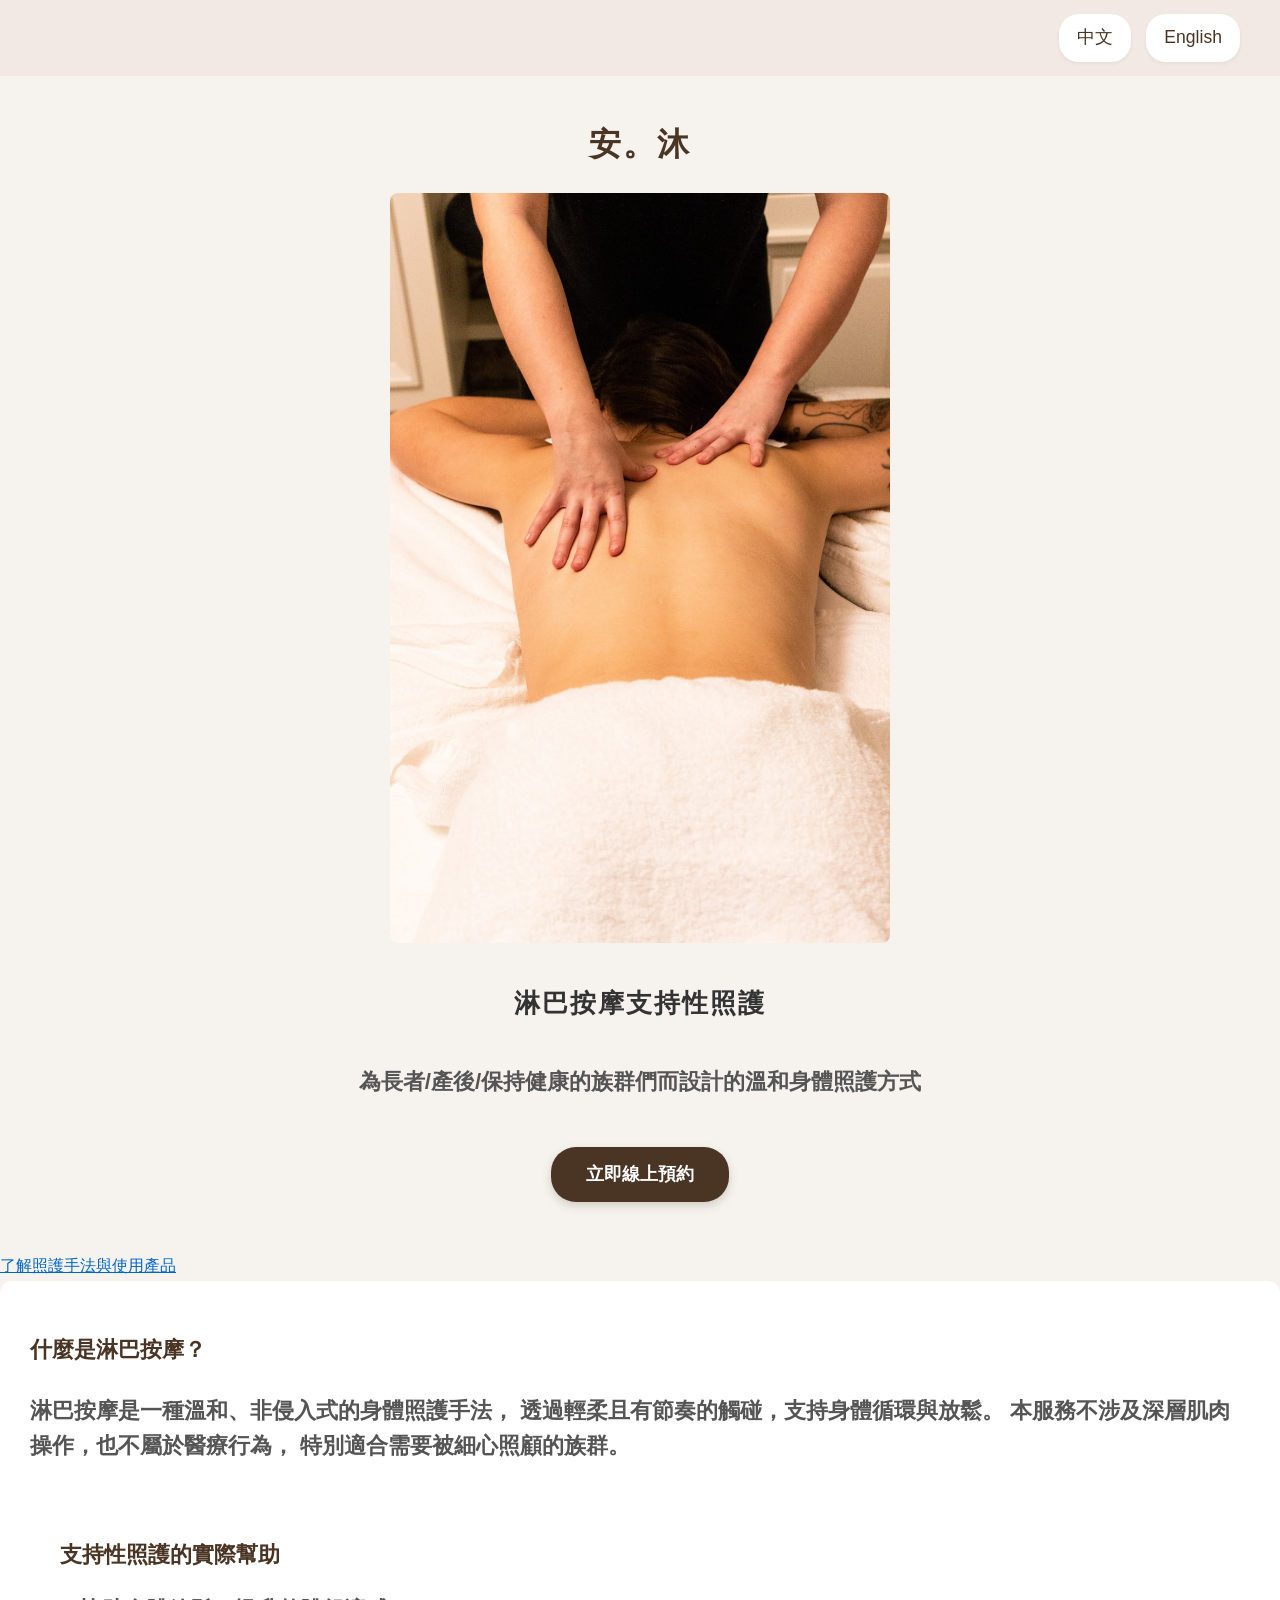
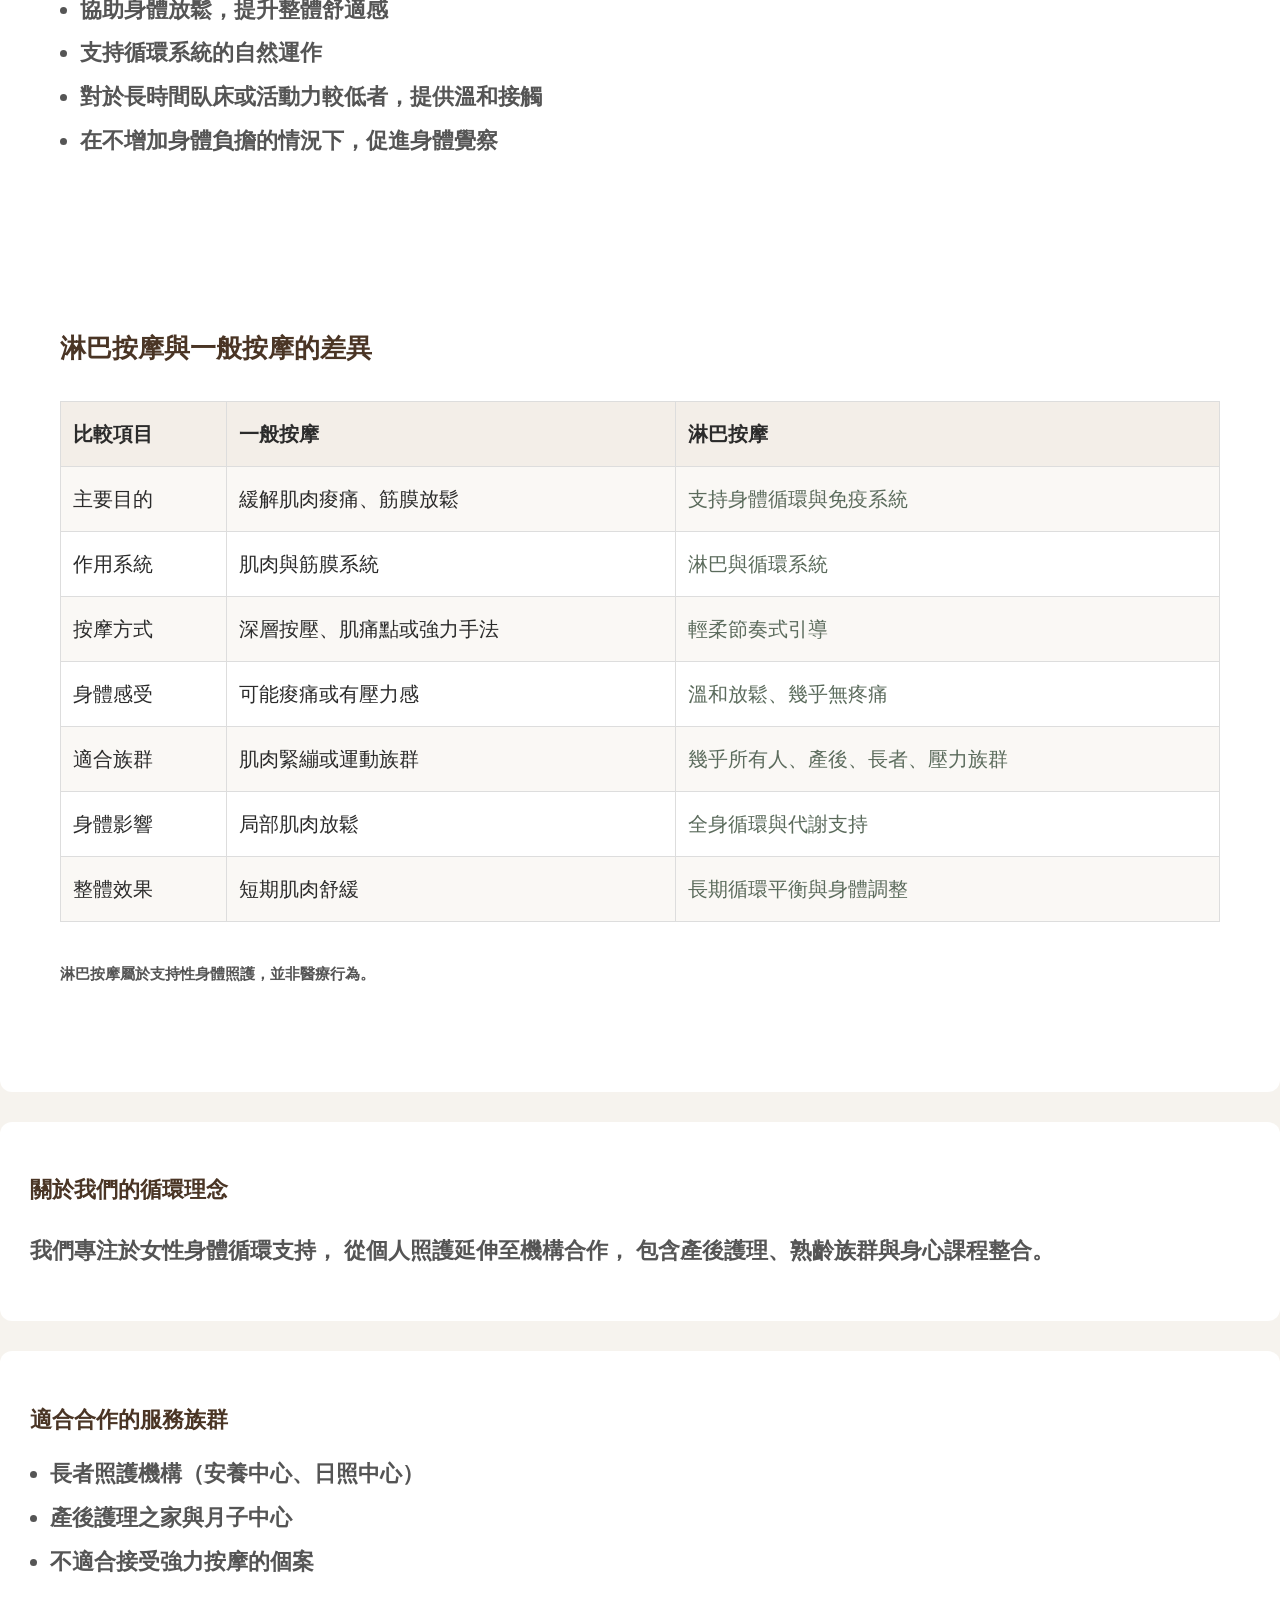
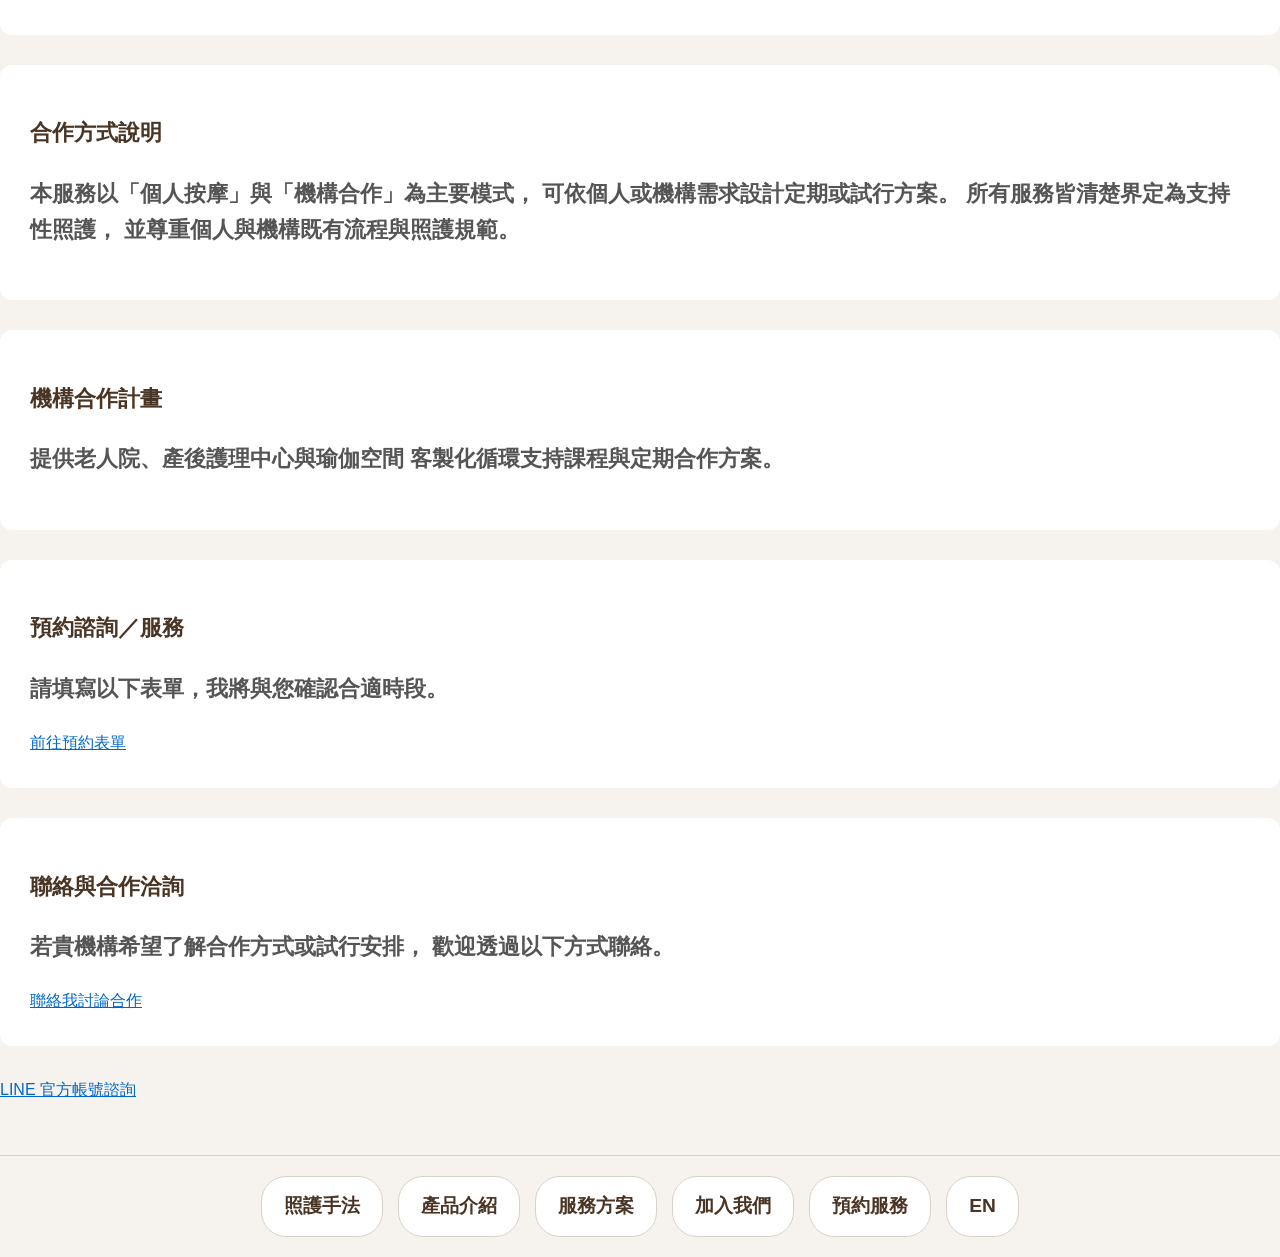
<file: index.html>
<!DOCTYPE html>
<html lang="zh-Hant">
<head>

<nav class="nav">
  <a href="index.html">中文</a> 
  <a href="index-en.html">English</a>
</nav>
  




  <meta charset="UTF-8">
  <title>淋巴按摩照護｜機構合作方案</title>
  <link rel="stylesheet" href="style.css".>
  <meta name="viewport" content="width=device-width, initial-scale=1.0">

<head>



<body>

<header>
  <h1 class="main-logo">安。沐</h1>

  <img src="images.jpg" alt="溫和的淋巴排水照護" class="hero">
  <h1>淋巴按摩支持性照護</h1>
  <p>為長者/產後/保持健康的族群們而設計的溫和身體照護方式</p>

     <a href="booking.html" class="booking-btn">立即線上預約</a>
</header>

</header>

<a href="method.html">了解照護手法與使用產品</a>

<section>
  <h2>什麼是淋巴按摩？</h2>
  <p>
    淋巴按摩是一種溫和、非侵入式的身體照護手法，
    透過輕柔且有節奏的觸碰，支持身體循環與放鬆。
    本服務不涉及深層肌肉操作，也不屬於醫療行為，
    特別適合需要被細心照顧的族群。
  </p>

<section>
  <h2>支持性照護的實際幫助</h2>
  <ul>
    <li>協助身體放鬆，提升整體舒適感</li>
    <li>支持循環系統的自然運作</li>
    <li>對於長時間臥床或活動力較低者，提供溫和接觸</li>
    <li>在不增加身體負擔的情況下，促進身體覺察</li>
  </ul>
</section>

<section class="comparison-section">

<h2>淋巴按摩與一般按摩的差異</h2>

<table class="comparison-table">

<tr>
<th>比較項目</th>
<th>一般按摩</th>
<th>淋巴按摩</th>
</tr>

<tr>
<td>主要目的</td>
<td>緩解肌肉痠痛、筋膜放鬆</td>
<td>支持身體循環與免疫系統</td>
</tr>

<tr>
<td>作用系統</td>
<td>肌肉與筋膜系統</td>
<td>淋巴與循環系統</td>
</tr>

<tr>
<td>按摩方式</td>
<td>深層按壓、肌痛點或強力手法</td>
<td>輕柔節奏式引導</td>
</tr>

<tr>
<td>身體感受</td>
<td>可能痠痛或有壓力感</td>
<td>溫和放鬆、幾乎無疼痛</td>
</tr>

<tr>
<td>適合族群</td>
<td>肌肉緊繃或運動族群</td>
<td>幾乎所有人、產後、長者、壓力族群</td>
</tr>

<tr>
<td>身體影響</td>
<td>局部肌肉放鬆</td>
<td>全身循環與代謝支持</td>
</tr>

<tr>
<td>整體效果</td>
<td>短期肌肉舒緩</td>
<td>長期循環平衡與身體調整</td>
</tr>

</table>

<p class="note">
淋巴按摩屬於支持性身體照護，並非醫療行為。
</p>

</section>
  
</section>

<section class="brand-section">
  <h2>關於我們的循環理念</h2>
  <p>
    我們專注於女性身體循環支持，
    從個人照護延伸至機構合作，
    包含產後護理、熟齡族群與身心課程整合。
  </p>
</section>

<section>
  <h2>適合合作的服務族群</h2>
  <ul>
    <li>長者照護機構（安養中心、日照中心）</li>
    <li>產後護理之家與月子中心</li>
    <li>不適合接受強力按摩的個案</li>
  </ul>
</section>

<section>
  <h2>合作方式說明</h2>
  <p>
    本服務以「個人按摩」與「機構合作」為主要模式，
    可依個人或機構需求設計定期或試行方案。
    所有服務皆清楚界定為支持性照護，
    並尊重個人與機構既有流程與照護規範。
  </p>
</section>

<section class="collaboration">
  <h2>機構合作計畫</h2>
  <p>
    提供老人院、產後護理中心與瑜伽空間
    客製化循環支持課程與定期合作方案。
  </p>
</section>

<section>
  <h2>預約諮詢／服務</h2>
  <p>請填寫以下表單，我將與您確認合適時段。</p>
  <a href="你的Google表單連結" target="_blank">
    前往預約表單
  </a>
</section>

<section>
  <h2>聯絡與合作洽詢</h2>
  <p>
    若貴機構希望了解合作方式或試行安排，
    歡迎透過以下方式聯絡。
  </p>
  <a href="mailto:anmu260720@gmail.com">聯絡我討論合作</a>
</a>
</section>

<a href="https://lin.ee/z9TUjd8" target="_blank">
  LINE 官方帳號諮詢
</a>

<nav class="footer-nav">
  <a href="index.html" class="active>首頁</a>
  <a href="method.html">照護手法</a>
  <a href="products.html">產品介紹</a>
  <a href="price.html" >服務方案</a>
  <a href="career.html">加入我們</a>
  <a href="booking.html">預約服務</a>
  <a href="index-en.html">EN</a>
</nav>


</body>

</html>
</file>
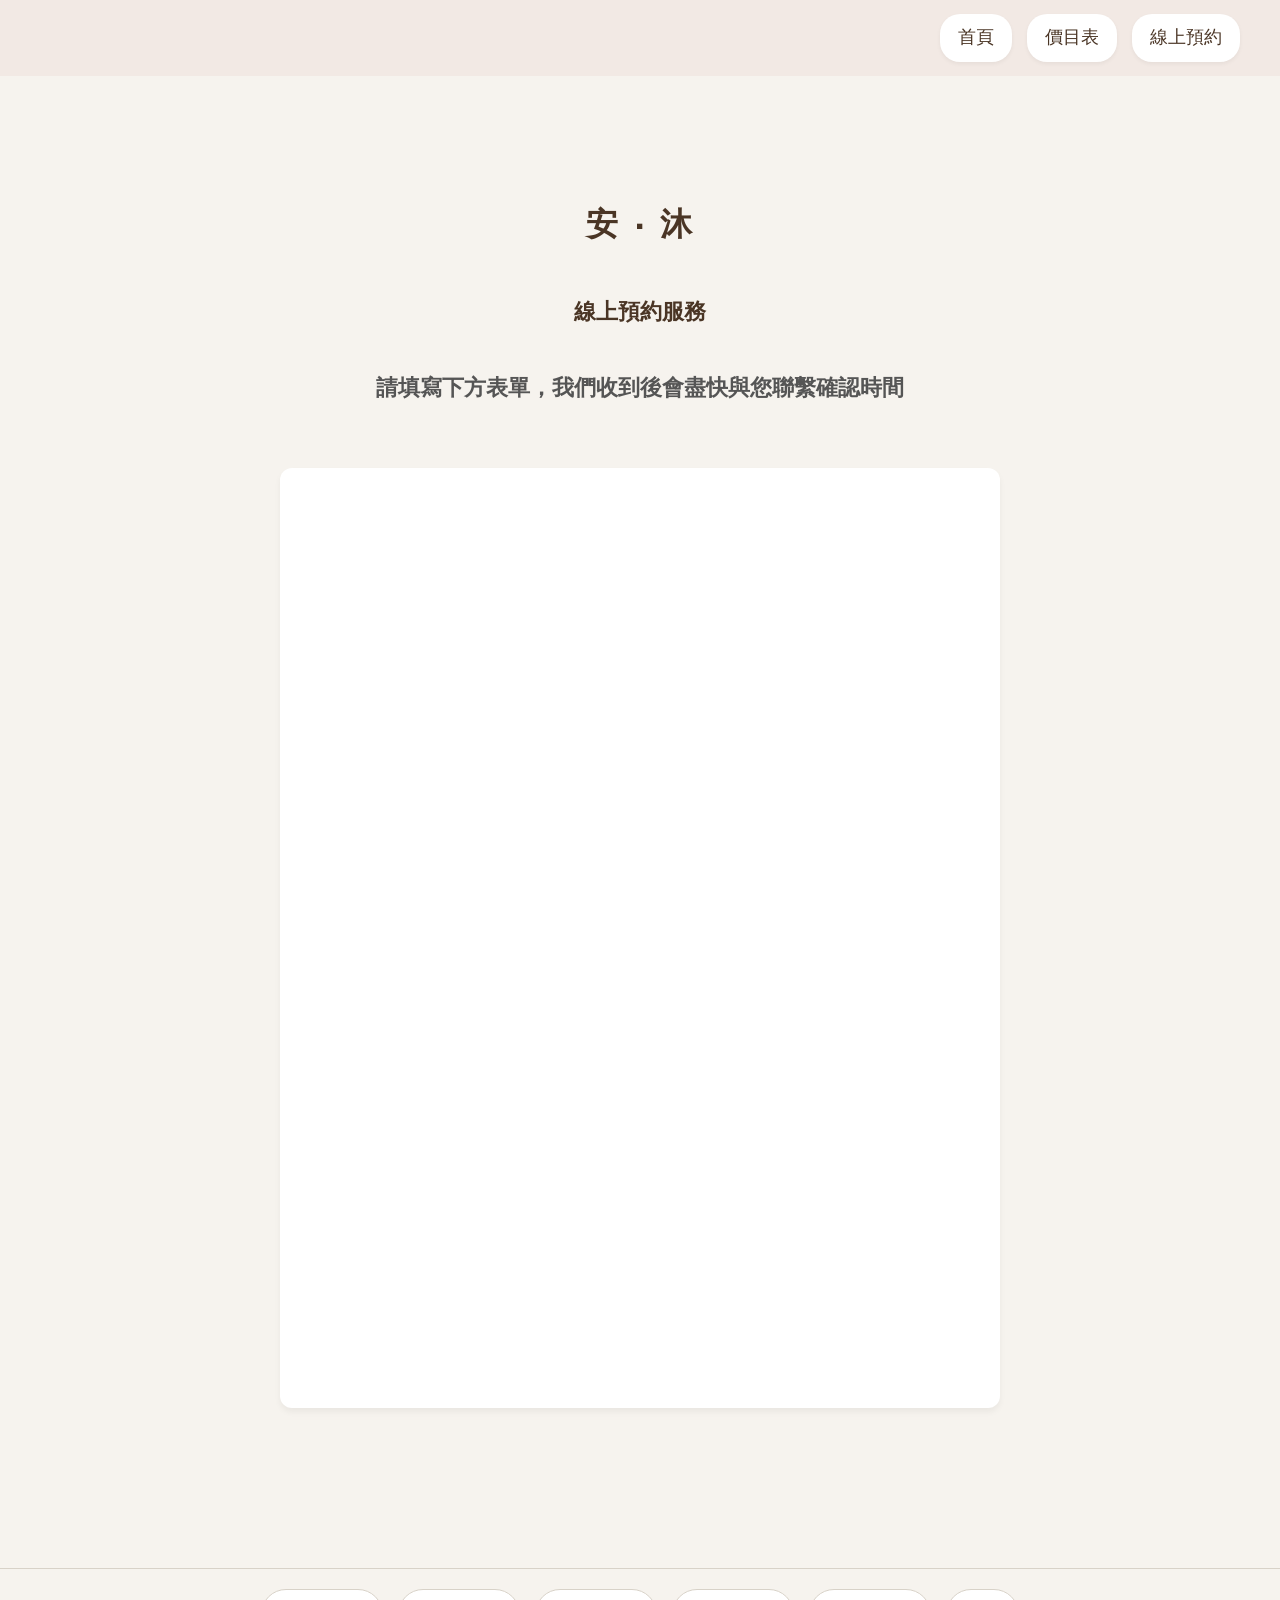
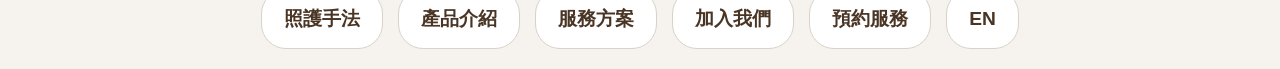
<file: booking.html>
<!DOCTYPE html>
<html lang="zh-TW">
<head>
    <meta charset="UTF-8">
    <meta name="viewport" content="width=device-width, initial-scale=1.0">
    <title>線上預約 | 安 ‧ 沐</title>
    <link rel="stylesheet" href="style.css">
</head>
<body>

    <nav class="nav">
        <a href="index.html">首頁</a>
        <a href="price.html">價目表</a>
        <a href="booking.html" class="active">線上預約</a>
    </nav>

    <div class="content">
        <header>
            <h1 class="main-logo">安 ‧ 沐</h1>
            <h2>線上預約服務</h2>
            <p>請填寫下方表單，我們收到後會盡快與您聯繫確認時間</p>
        </header>

        <section class="booking-section">
            <!-- 完美結合你的 Google 表單，並修正寬度 -->
            <iframe src="https://docs.google.com/forms/d/e/1FAIpQLSceGVkP-qDureLOryJCCfrebK7R56LQZe_G0TAQ5LGFQW0rKw/viewform?embedded=true" width="100%" height="900" frameborder="0" marginheight="0" marginwidth="0">載入中…</iframe>
        </section>
    </div>


<nav class="footer-nav">
  <a href="index.html" class="active>首頁</a>
  <a href="method.html">照護手法</a>
  <a href="products.html">產品介紹</a>
  <a href="price.html" >服務方案</a>
  <a href="career.html">加入我們</a>
  <a href="booking.html">預約服務</a>
  <a href="index-en.html">EN</a>
</nav>


</body>
</html>
</file>
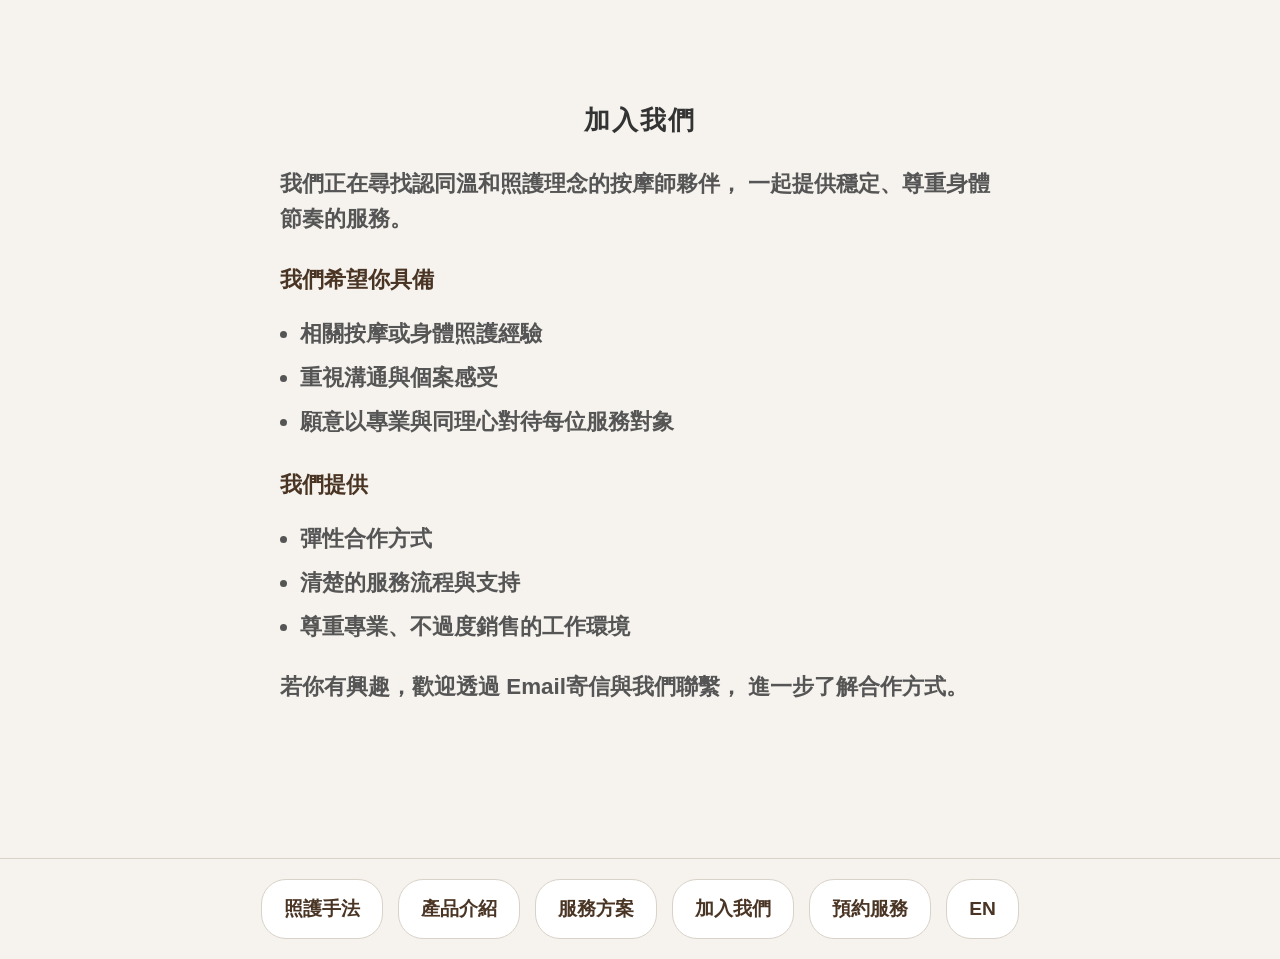
<file: career.html>
<!DOCTYPE html>
<html lang="zh-Hant">
<head>
  <meta charset="UTF-8">
  <title>加入我們｜徵求按摩照護夥伴</title>
  <meta name="viewport" content="width=device-width, initial-scale=1.0">
  <link rel="stylesheet" href="style.css">
</head>

<body>



<div class="content">
  <h1>加入我們</h1>

  <p>
    我們正在尋找認同溫和照護理念的按摩師夥伴，  
    一起提供穩定、尊重身體節奏的服務。
  </p>

  <h2>我們希望你具備</h2>
  <ul>
    <li>相關按摩或身體照護經驗</li>
    <li>重視溝通與個案感受</li>
    <li>願意以專業與同理心對待每位服務對象</li>
  </ul>

  <h2>我們提供</h2>
  <ul>
    <li>彈性合作方式</li>
    <li>清楚的服務流程與支持</li>
    <li>尊重專業、不過度銷售的工作環境</li>
  </ul>

  <p>
    若你有興趣，歡迎透過 Email寄信與我們聯繫，  
    進一步了解合作方式。
  </p>
</div>

<nav class="footer-nav">
  <a href="index.html" class="active>首頁</a>
  <a href="method.html">照護手法</a>
  <a href="products.html">產品介紹</a>
  <a href="price.html" >服務方案</a>
  <a href="career.html">加入我們</a>
  <a href="booking.html">預約服務</a>
  <a href="index-en.html">EN</a>
</nav>

</body>
</html>
</file>
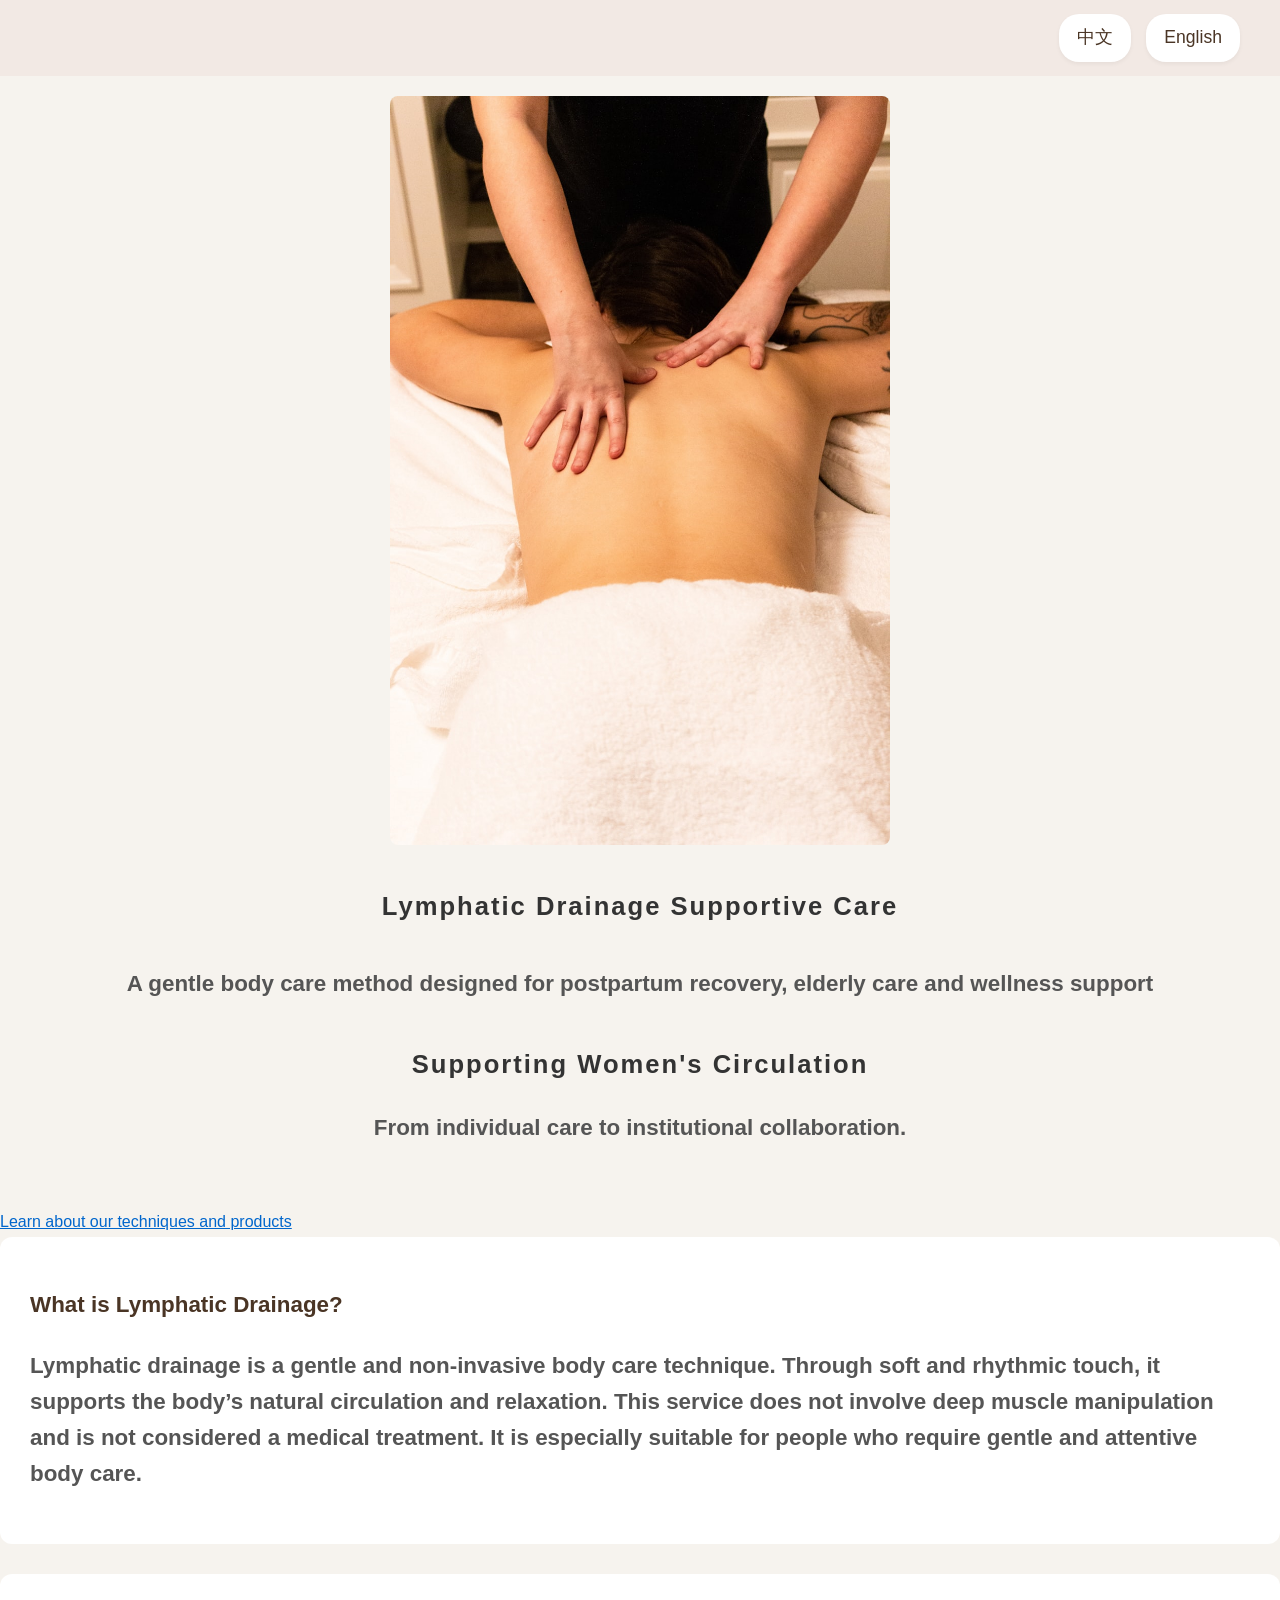
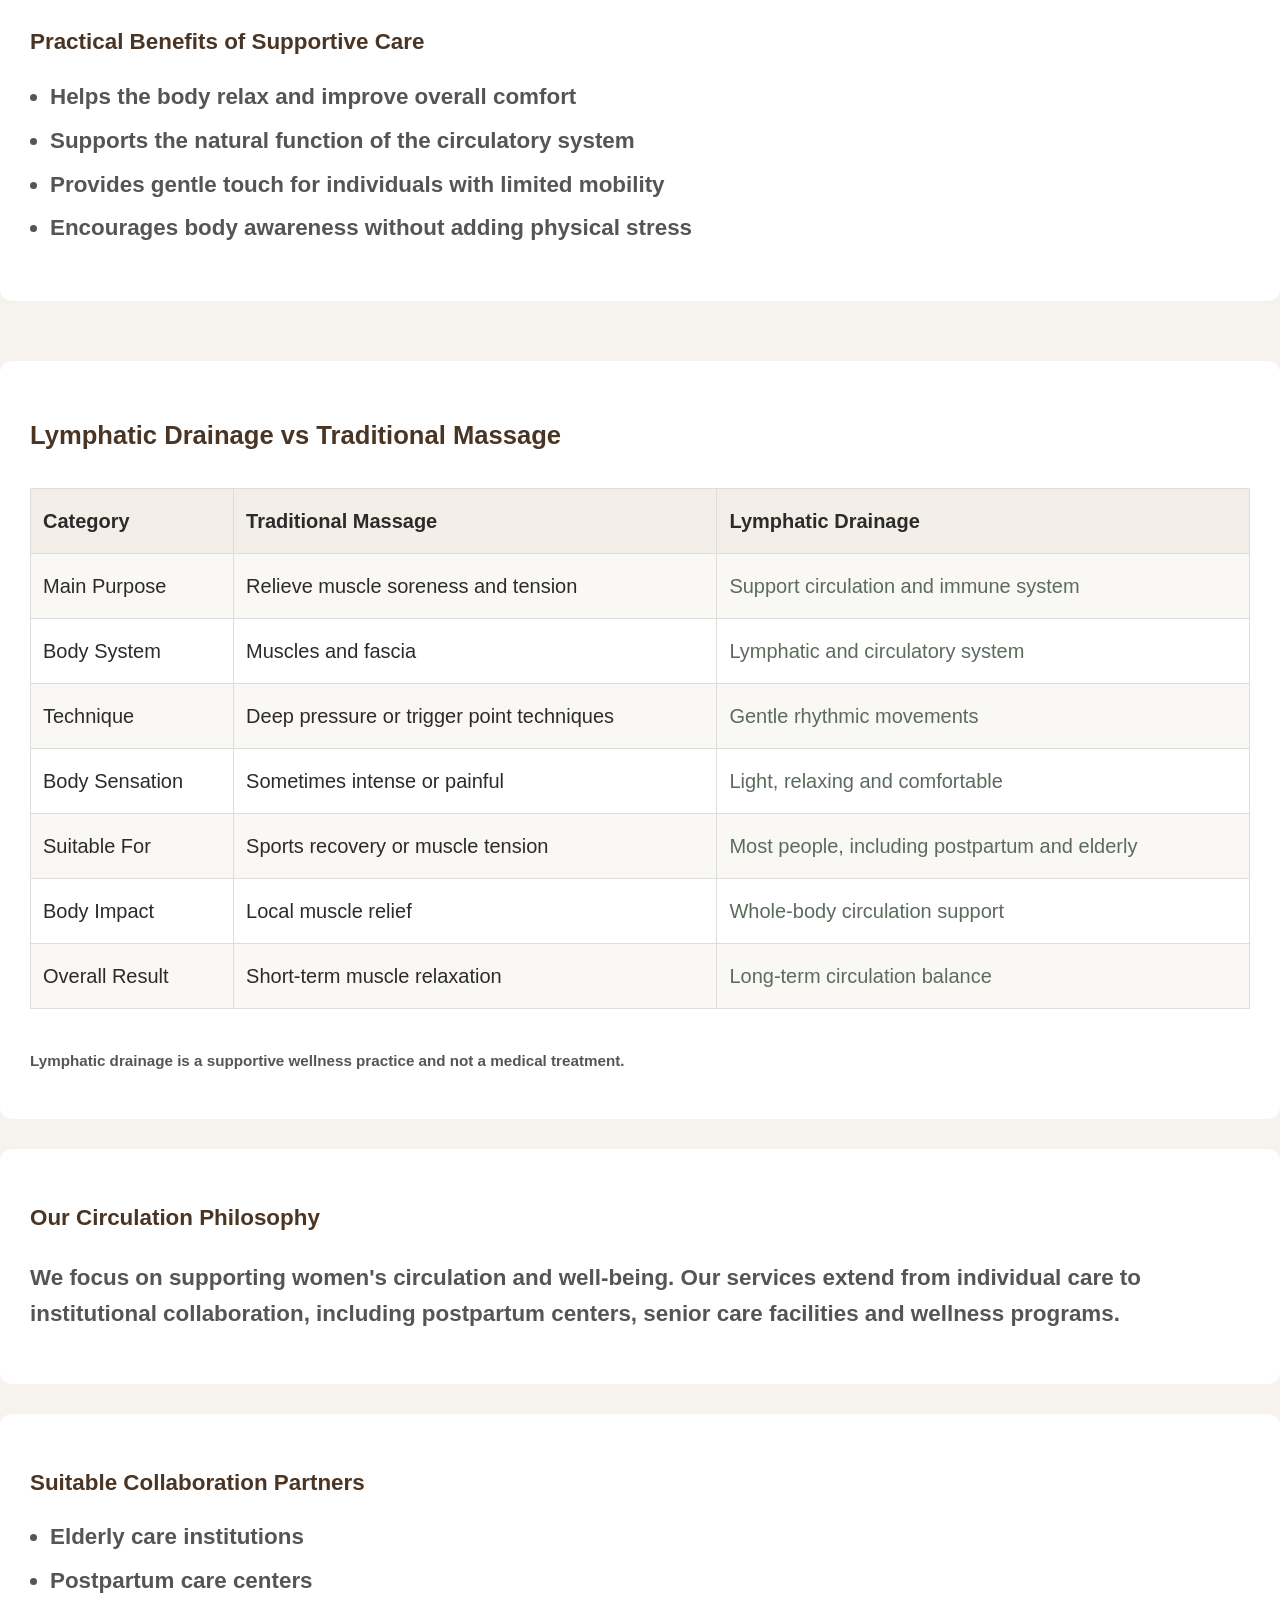
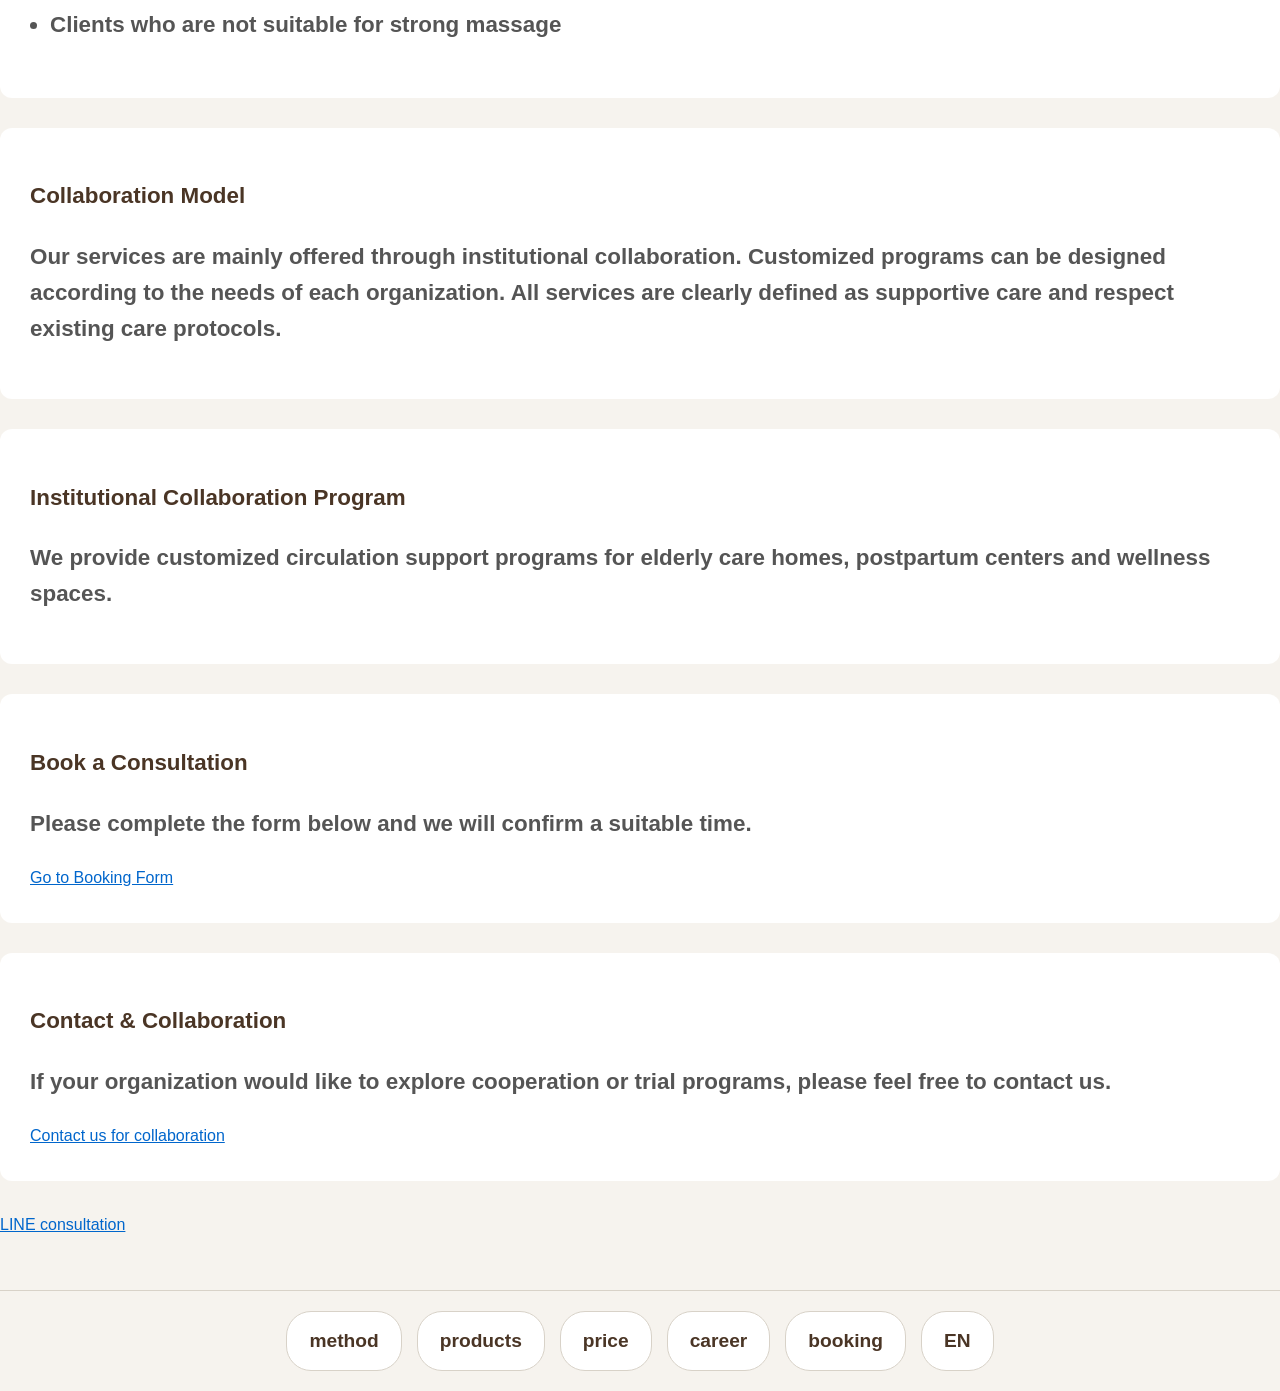
<file: index-en.html>
<!DOCTYPE html>
<html lang="en">

<head>
<meta charset="UTF-8">
<title>Lymphatic Drainage Care | Collaboration</title>
<link rel="stylesheet" href="style.css">
<meta name="viewport" content="width=device-width, initial-scale=1.0">
</head>

<body>

<nav class="nav">
<a href="index.html">中文</a>
<a href="index-en.html">English</a>
</nav>

<header>

<img src="images.jpg" alt="Gentle Lymphatic Drainage Care" class="hero">

<h1>Lymphatic Drainage Supportive Care</h1>

<p>
A gentle body care method designed for
postpartum recovery, elderly care and wellness support
</p>

<div class="hero-text">
<h1>Supporting Women's Circulation</h1>
<p>From individual care to institutional collaboration.</p>
</div>

</header>

<a href="method.html">Learn about our techniques and products</a>

<section>

<h2>What is Lymphatic Drainage?</h2>

<p>
Lymphatic drainage is a gentle and non-invasive body care technique.
Through soft and rhythmic touch,
it supports the body’s natural circulation and relaxation.

This service does not involve deep muscle manipulation
and is not considered a medical treatment.
It is especially suitable for people who require
gentle and attentive body care.
</p>

</section>

<section>

<h2>Practical Benefits of Supportive Care</h2>

<ul>
<li>Helps the body relax and improve overall comfort</li>
<li>Supports the natural function of the circulatory system</li>
<li>Provides gentle touch for individuals with limited mobility</li>
<li>Encourages body awareness without adding physical stress</li>
</ul>

</section>

<section class="comparison-section">

<h2>Lymphatic Drainage vs Traditional Massage</h2>

<table class="comparison-table">

<tr>
<th>Category</th>
<th>Traditional Massage</th>
<th>Lymphatic Drainage</th>
</tr>

<tr>
<td>Main Purpose</td>
<td>Relieve muscle soreness and tension</td>
<td>Support circulation and immune system</td>
</tr>

<tr>
<td>Body System</td>
<td>Muscles and fascia</td>
<td>Lymphatic and circulatory system</td>
</tr>

<tr>
<td>Technique</td>
<td>Deep pressure or trigger point techniques</td>
<td>Gentle rhythmic movements</td>
</tr>

<tr>
<td>Body Sensation</td>
<td>Sometimes intense or painful</td>
<td>Light, relaxing and comfortable</td>
</tr>

<tr>
<td>Suitable For</td>
<td>Sports recovery or muscle tension</td>
<td>Most people, including postpartum and elderly</td>
</tr>

<tr>
<td>Body Impact</td>
<td>Local muscle relief</td>
<td>Whole-body circulation support</td>
</tr>

<tr>
<td>Overall Result</td>
<td>Short-term muscle relaxation</td>
<td>Long-term circulation balance</td>
</tr>

</table>

<p class="note">
Lymphatic drainage is a supportive wellness practice and not a medical treatment.
</p>

</section>

<section class="brand-section">

<h2>Our Circulation Philosophy</h2>

<p>
We focus on supporting women's circulation and well-being.
Our services extend from individual care to institutional collaboration,
including postpartum centers, senior care facilities
and wellness programs.
</p>

</section>

<section>

<h2>Suitable Collaboration Partners</h2>

<ul>
<li>Elderly care institutions</li>
<li>Postpartum care centers</li>
<li>Clients who are not suitable for strong massage</li>
</ul>

</section>

<section>

<h2>Collaboration Model</h2>

<p>
Our services are mainly offered through institutional collaboration.
Customized programs can be designed according to the needs
of each organization.

All services are clearly defined as supportive care
and respect existing care protocols.
</p>

</section>

<section class="collaboration">

<h2>Institutional Collaboration Program</h2>

<p>
We provide customized circulation support programs
for elderly care homes, postpartum centers and wellness spaces.
</p>

</section>

<section>

<h2>Book a Consultation</h2>

<p>Please complete the form below and we will confirm a suitable time.</p>

<a href="你的Google表單連結" target="_blank">
Go to Booking Form
</a>

</section>

<section>

<h2>Contact & Collaboration</h2>

<p>
If your organization would like to explore cooperation or trial programs,
please feel free to contact us.
</p>

<a href="mailto:ambition705@gmail.com">
Contact us for collaboration
</a>

</section>

<a href="https://lin.ee/你的連結" target="_blank">
LINE consultation
</a>

<nav class="footer-nav">
  <a href="index.html" class="active>首頁</a>
  <a href="method.html">method</a>
  <a href="products.html">products</a>
  <a href="price.html" >price</a>
  <a href="career.html">career</a>
  <a href="booking.html">booking</a>
  <a href="index-en.html">EN</a>
</nav>

</body>

</html>
</file>
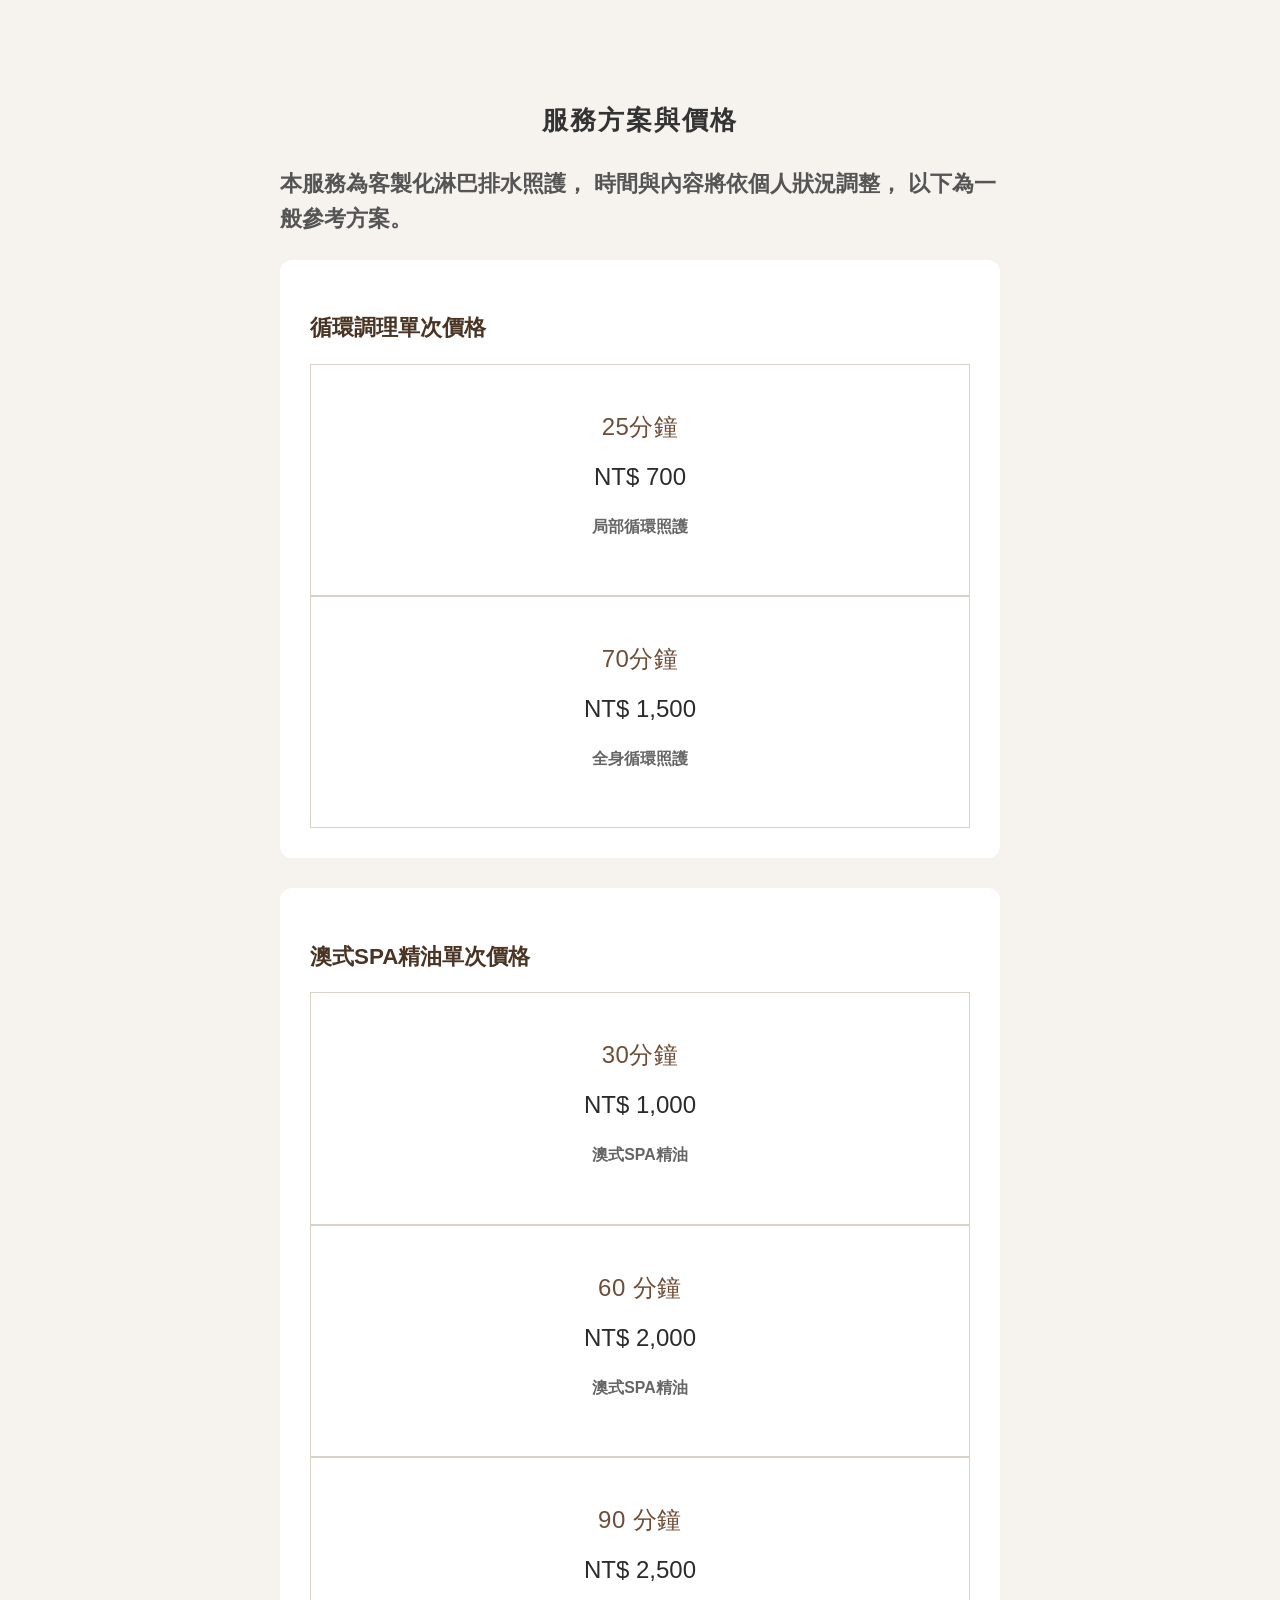
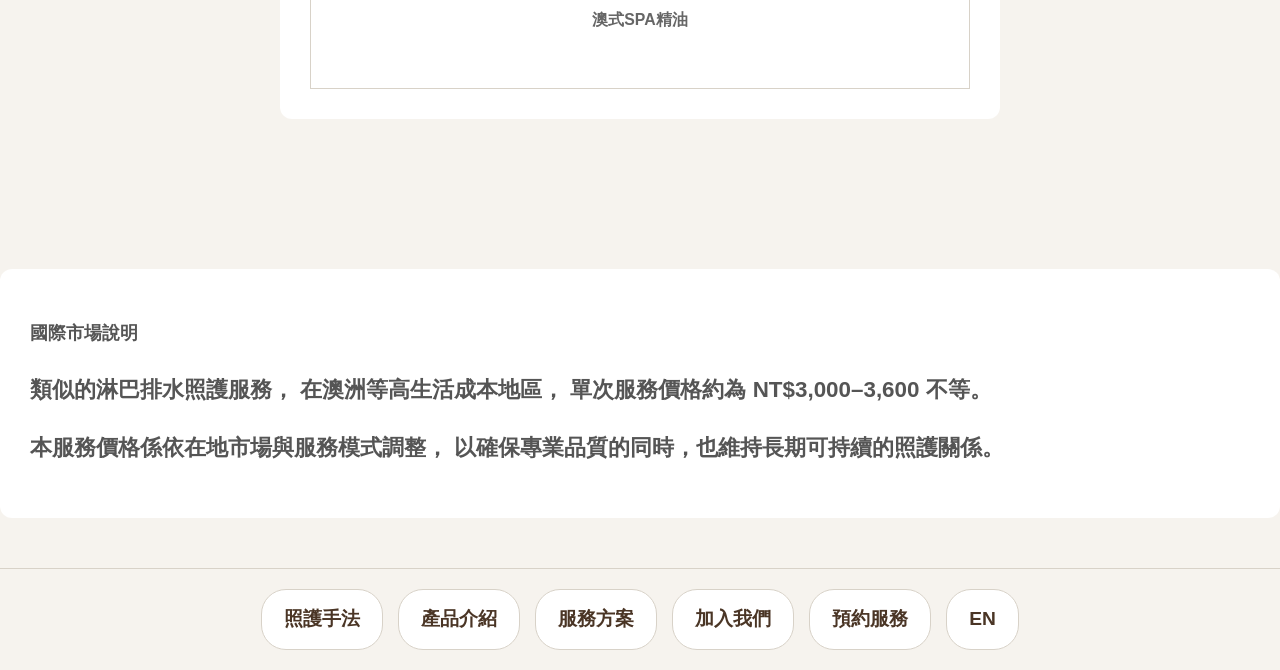
<file: price.html>
<!DOCTYPE html>
<html lang="zh-Hant">
<head>



  <meta charset="UTF-8">
  <title>服務方案與價格</title>
  <meta name="viewport" content="width=device-width, initial-scale=1.0">
  <link rel="stylesheet" href="style.css">
</head>

<body>



<div class="content">
  <h1>服務方案與價格</h1>

  <p>
    本服務為客製化淋巴排水照護，  
    時間與內容將依個人狀況調整，  
    以下為一般參考方案。
  </p>
  

 <div class="pricing-grid">


<section class="pricing">
  <h2>循環調理單次價格</h2>

  <div class="pricing-grid">

<div class="price-card">
    <div class="duration-label">25分鐘</div>
    <div class="price-amount">NT$ 700</div>
    <p>局部循環照護</p>
  </div>


  <div class="price-card">
    <div class="duration-label">70分鐘</div>
    <div class="price-amount">NT$ 1,500</div>
    <p>全身循環照護</p>
  </div>

</div>
</section>


</div>
</section>

<section class="pricing">
  <h2>澳式SPA精油單次價格</h2>
  <div class="pricing-grid">

 <div class="price-card">
    <div class="duration-label">30分鐘</div>
    <div class="price-amount">NT$ 1,000</div>
    <p>澳式SPA精油</p>
  </div>

  <div class="price-card">
    <div class="duration-label">60 分鐘</div>
    <div class="price-amount">NT$ 2,000</div>
    <p>澳式SPA精油</p>
  </div>

<div class="price-card">
    <div class="duration-label">90 分鐘</div>
    <div class="price-amount">NT$ 2,500</div>
    <p>澳式SPA精油</p>
  </div>

</div>
</section>

</section>

</div>

  <section class="note">
    <h3>國際市場說明</h3>
    <p>
      類似的淋巴排水照護服務，  
      在澳洲等高生活成本地區，  
      單次服務價格約為 NT$3,000–3,600 不等。
    </p>
    <p>
      本服務價格係依在地市場與服務模式調整，  
      以確保專業品質的同時，也維持長期可持續的照護關係。
    </p>
  </section>
</div>

<nav class="footer-nav">
  <a href="index.html" class="active>首頁</a>
  <a href="method.html">照護手法</a>
  <a href="products.html">產品介紹</a>
  <a href="price.html" >服務方案</a>
  <a href="career.html">加入我們</a>
  <a href="booking.html">預約服務</a>
  <a href="index-en.html">EN</a>
</nav>

</body>
</html>
</file>
<file: style.css>
body {
  font-family: -apple-system, BlinkMacSystemFont, "Helvetica Neue", sans-serif;
  background-color: #f6f3ee;   /* 偏冷米色 */
  color: #2b2b2b;
  margin: 0;
  padding:  0;
  line-height: 1.8;
}

.content {
  max-width: 1100px;   /* 比之前更寬一點 */
  margin: 0 auto;
  padding: 80px 40px;  /* 大量留白 */
}


section {
  background-color: #FFFFFF;
  padding: 30px;
  border-radius: 12px;
}

header {
  display:flex;
  flex-direction: column;
  align-items: center;
  text-align: center;
  width:100%;
  padding: 0;
  margin: 0 auto 40px auto;
  box-sizing: border-box;
}
.main-logo{
  font-size: 2.5rem
  font-weight: bold;
  color: #4A3525;
  text-align:center;
  margin-top: 20px;
  margin-bottom: 20px;
  letter-spacing: 2px;

  position:relative;
  z-index:999;
}


h1:not(.main-logo) {
  font-size: 1.6rem;
  color: #333333;
  text-align: center;
  margin-bottom: 15px;
  letter-spacing: 2px;
}

h2 {
  font-size: 1.4rem;
  font-weight: 600;
  color: #4A3525;
  margin-bottom: 15px;
}

p, li {
  font-size: 1.4rem;
  font-weight: 600;
  color: #555555;
  line-height: 1.6;
}
/* 讓「了解照護手法與使用產品」等引導連結變大 */
header a, .content a:not(.booking-btn):not(.footer-link) {
    font-size: 1.2rem;       /* 放大字體 */
    color: #0066cc;          /* 保留原本的藍色 */
    text-decoration: underline;
    display: inline-block;
    margin-top: 15px;
}


ul{
   padding-left:20px;
   margin-bottom:25px;
}
li{
   margin-bottom: 8px;
}


section {
  margin-bottom: 30px;
}

a {
  color: #0066cc;
  text-decoration: underline;
}
.content a:not(.booking-btn):not(.footer-link){ 
 font-size: 1.3rem;
  display: block;
  text-align:center;
  margin: 20px auto;
}
.hero {
  width: 100%;
  max-width: 500px;
  height: auto;
  margin-bottom: 20px;
  border-radius: 8px;
}
@media (max-width: 768px) {
  body {
    margin: 20px;
    font-size: 17px;
  }

  .hero {
    max-width: 100%;
  }
}

.product-grid {
  display: grid;
  grid-template-columns: repeat(3, 1fr);
  gap: 60px;
  margin-top: 60px;
}

.product-card img {
  width: 100%;
  height: auto;
}

.product-card h2 {
  margin-top: 20px;
}

.product-card p {
  font-size: 0.95rem;
  color: #666;
}

@media (max-width: 768px) {
  .product-grid {
    grid-template-columns: 1fr;
    gap: 40px;
  }
}
.method-page section {
  border-left: 4px solid #E6DED5;
  padding-left: 20px;
}
.comparison {
  display: flex;
  gap: 30px;
  justify-content: center;
  margin-top: 20px;
}

.comparison img {
  width: 260px;
  border-radius: 12px;
}

.note {
  font-size: 0.9em;
  color: #666;
}
.content {
  max-width: 720px;   /* 閱讀最舒服的寬度 */
  margin: 0 auto;     /* 置中 */
  line-height: 1.8;   /* 行距 */
}
.nav {
  display:flex;
  justify-content:flex-end;
  padding: 14px 40px;
  background-color: #f2e9e4;
  box-sizing: border-box;
  margin-bottom: 20px;
}

.nav a {
  display: inline-block;
  font-size: 1.3rem;
  color: #4A3525;
  text-decoration: none;
  font-weight: 500;
  margin-left: 20px;
  background-color:#ffffff
  border-radius :20px;
  transition: all 0.3 ease;
}

.nav a:hover {
  background-color: #dcc8bb;
  gont-weight:600;
  color: #4A3525
}
.
.pricing-grid {
  flex: 0 1 250px;
  border:1px solid #d8d2c8
  padding: 40px 15px;
  text-align: center;
  background-color: #ffffff;
  box-sizing: border-box;
}

.price-card {
  border: 1px solid #d8d2c8;
  padding: 40px 20px;
  text-align: center;
  background-color: #ffffff;
  box-sizing: border-box;
}

.duration-label {
  font-size: 1.5rem;
  letter-spacing: 0.5px;
  color: #6F4E37;
  margin-bottom: 7px;
}

.price-amount {
  font-size: 1.5rem;
  font-weight: 500;
  margin-bottom: 15px;
}

.price-card p {
  font-size: 0.99rem;
  color: #666;
}

@media (max-width: 768px) {
  .pricing-grid {
    grid-template-columns: 1fr;
  }
}

.note {
  margin-top: 40px;
  font-size: 0.95em;
  color: #555;
}

/* comparison table */

.comparison-section {
margin-top:60px;
}

.comparison-section h2{
   font-size: 1.6rem;
   font-weight: bold;
   color: #4A3525;
   margin-bottom: 20px;
}


.comparison-table{
width:100%;
border-collapse:collapse;
margin-top:30px;
font-size: 1.25em;
}

.comparison-table th,
.comparison-table td{
border: 1px solid #ddd;
padding:14px 12px;
text-align: left;
}

.comparison-table th{
background-color:#f3eee8;
font-weight:600;
}

.comparison-table tr:nth-child(even){
background-color:#faf8f5;
}

.comparison-table td:nth-child(3){
font-weight:500;
color:#5b6b5c;
}

/* === 預約頁面表單外框美化 === */
.booking-section {
    background-color: #FFFFFF;
    padding: 20px;
    border-radius: 12px;
    box-shadow: 0 4px 6px rgba(0,0,0,0.05); /* 淡淡的高級感陰影 */
    display: flex;
    justify-content: center;
}

.booking-section iframe {
    max-width: 640px; /* 限制表單最大寬度，在平板上才不會被拉得太肥 */
    width: 100%;
    border: none;
}

/* === 導向預約頁面的質感咖啡色按鈕 === */
.booking-btn {
    display: inline-block;
    background-color: #4A3525; /* 統一使用你的優雅深咖啡色 */
    color: #FFFFFF !important;
    padding: 12px 35px;
    font-size: 1.1rem;
    font-weight: bold;
    text-decoration: none;
    border-radius: 25px;       /* 圓角按鈕 */
    margin-top: 25px;
    margin-bottom: 10px;
    transition: background-color 0.3s ease;
    box-shadow: 0 4px 10px rgba(74, 53, 37, 0.2);
}

.booking-btn:hover {
    background-color: #5C4033; /* 滑鼠滑過時變淺一點點 */
}

/* === 底部選單樣式美化 === */
.footer-nav {
    display: flex;
    justify-content: center;   /* 讓底部選單在畫面正中間 */
    flex-wrap: wrap;           /* 手機版空間不夠時自動換行 */
    gap: 15px;                 /* 按鈕之間的間距 */
    margin-top: 50px;
    padding: 20px 0;
    border-top: 1px solid #d8d2c8; /* 加上一條精緻的頂部分隔線 */
}

.footer-nav a {
    display: inline-block;
    font-size: 1.2rem;
    color: #4A3525;            /* 質感深咖啡色 */
    text-decoration: none;
    background-color: #ffffff; /* 白色背景 */
    padding: 12px 22px;         /* 做出漂亮的按鈕外框 */
    border-radius: 25px;       /* 圓角造型 */
    border: 1px solid #d8d2c8; /* 淡淡的邊框 */
    font-weight: bold;
    transition: all 0.3s ease;
}

.footer-nav a:hover {
    background-color: #4A3525; /* 滑鼠移上去時，按鈕變成深咖啡底 */
    color: #ffffff;            /* 字體變成白色 */
}

/* 強制將導覽列連結轉為圓角白色按鈕 */
.nav a {
    display: inline-block !important;
    font-size: 1.1rem !important;
    color: #4A3525 !important;            /* 質感深咖啡色 */
    text-decoration: none !important;
    background-color: #ffffff !important; /* 強制白色背景 */
    padding: 8px 18px !important;         /* 做出漂亮的上下左右按鈕厚度 */
    border-radius: 20px !important;       /* 圓角膠囊造型 */
    margin-left: 15px !important;         /* 兩個按鈕之間的距離 */
    font-weight: 500 !important;
    box-shadow: 0 2px 4px rgba(0,0,0,0.05); /* 淡淡的微陰影，看起來更立體 */
}

/* 滑鼠移上去或點擊時的溫柔變色 */
.nav a:hover {
    background-color: #e7dcd4 !important; /* 變成粉柔色 */
    text-decoration: none !important;
}
</file>
